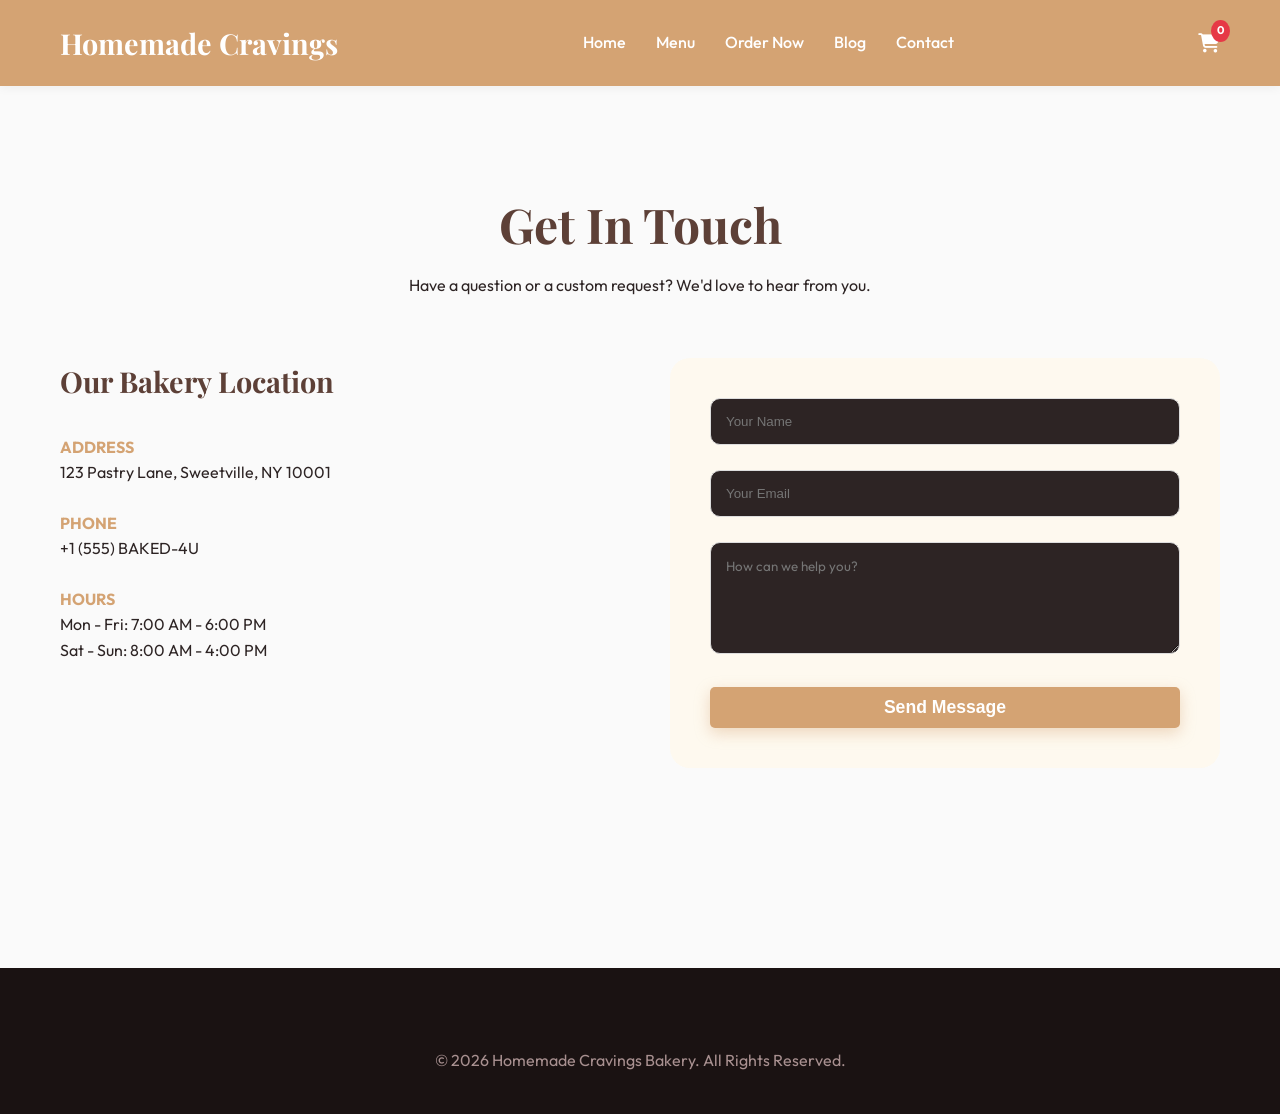
<file: contact.html>
<!DOCTYPE html>
<html lang="en">
<head>
    <meta charset="UTF-8">
    <meta name="viewport" content="width=device-width, initial-scale=1.0">
    <title>Contact Us | Homemade Cravings Bakery</title>
    <link rel="stylesheet" href="style.css">
    <link rel="stylesheet" href="https://cdnjs.cloudflare.com/ajax/libs/font-awesome/6.4.0/css/all.min.css">
</head>
<body>

    <header id="header">
        <div class="container">
            <div class="logo">Homemade Cravings</div>
            <nav>
                <ul>
                    <li><a href="index.html">Home</a></li>
                    <li><a href="menu.html">Menu</a></li>
                    <li><a href="order.html">Order Now</a></li>
                    <li><a href="blog.html">Blog</a></li>
                    <li><a href="contact.html">Contact</a></li>
                </ul>
            </nav>
            <div class="header-actions">
                <div class="cart-icon"><i class="fa-solid fa-cart-shopping"></i><span class="cart-count">0</span></div>
            </div>
        </div>
    </header>

    <section class="section">
        <div class="container">
            <div class="section-title">
                <h2>Get In Touch</h2>
                <p>Have a question or a custom request? We'd love to hear from you.</p>
            </div>

            <div style="display: grid; grid-template-columns: 1fr 1fr; gap: 60px; align-items: start;">
                <div class="contact-info-large">
                    <h3 style="margin-bottom: 30px; font-size: 1.8rem; color: var(--primary);">Our Bakery Location</h3>
                    <div style="margin-bottom: 25px;">
                        <p style="font-weight: 700; color: var(--secondary);">ADDRESS</p>
                        <p>123 Pastry Lane, Sweetville, NY 10001</p>
                    </div>
                    <div style="margin-bottom: 25px;">
                        <p style="font-weight: 700; color: var(--secondary);">PHONE</p>
                        <p>+1 (555) BAKED-4U</p>
                    </div>
                    <div style="margin-bottom: 25px;">
                        <p style="font-weight: 700; color: var(--secondary);">HOURS</p>
                        <p>Mon - Fri: 7:00 AM - 6:00 PM</p>
                        <p>Sat - Sun: 8:00 AM - 4:00 PM</p>
                    </div>
                </div>

                <div style="background: var(--bg-cream); padding: 40px; border-radius: 20px;">
                    <form class="contact-form">
                        <div style="margin-bottom: 15px;">
                            <input type="text" placeholder="Your Name" required style="width: 100%; padding: 15px; border: 1px solid #ddd; border-radius: 10px;">
                        </div>
                        <div style="margin-bottom: 15px;">
                            <input type="email" placeholder="Your Email" required style="width: 100%; padding: 15px; border: 1px solid #ddd; border-radius: 10px;">
                        </div>
                        <div style="margin-bottom: 15px;">
                            <textarea placeholder="How can we help you?" rows="5" style="width: 100%; padding: 15px; border: 1px solid #ddd; border-radius: 10px; font-family: inherit;"></textarea>
                        </div>
                        <button type="submit" class="btn-primary" style="width: 100%; border: none; cursor: pointer;">Send Message</button>
                    </form>
                </div>
            </div>
        </div>
    </section>

    <!-- Footer -->
    <footer id="contact" style="margin-top: 100px;">
        <div class="container">
            <div style="text-align: center; color: #A89090;">
                © 2026 Homemade Cravings Bakery. All Rights Reserved.
            </div>
        </div>
    </footer>

    <script src="script.js"></script>
</body>
</html>
</file>
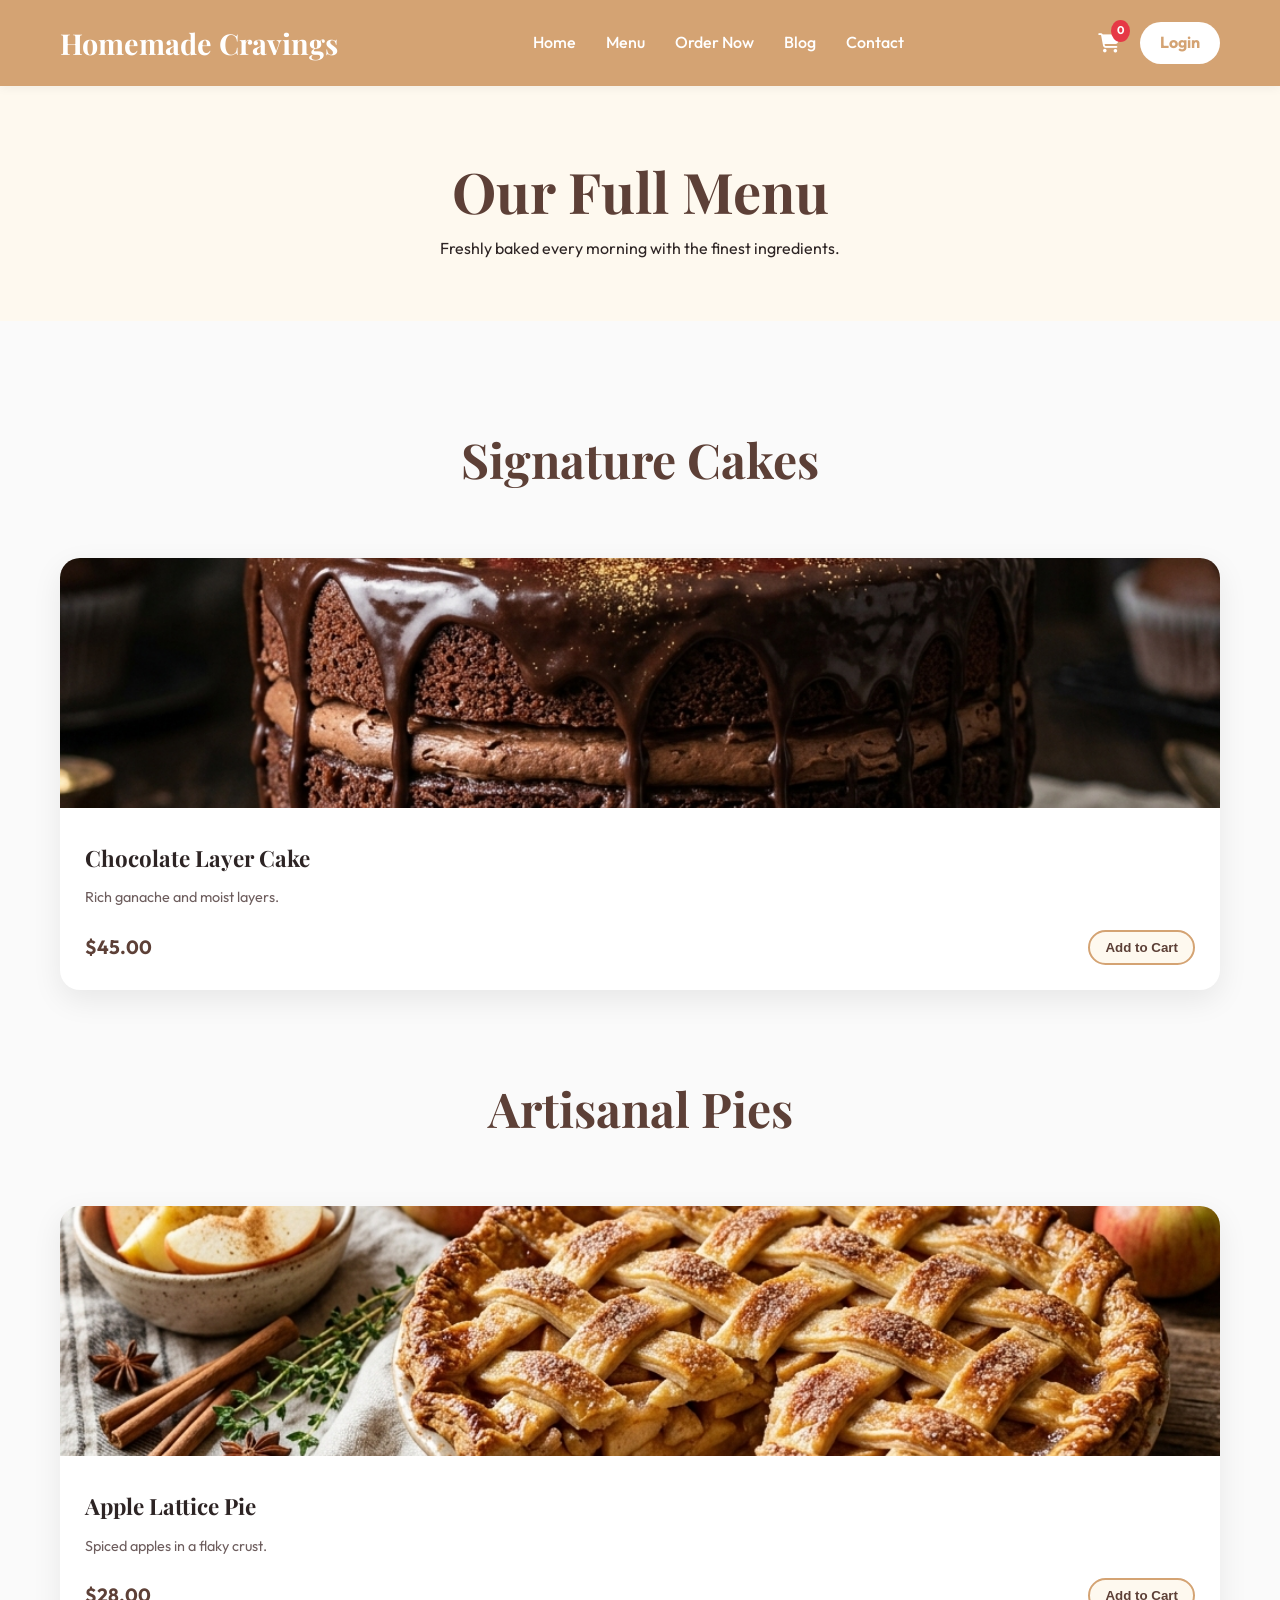
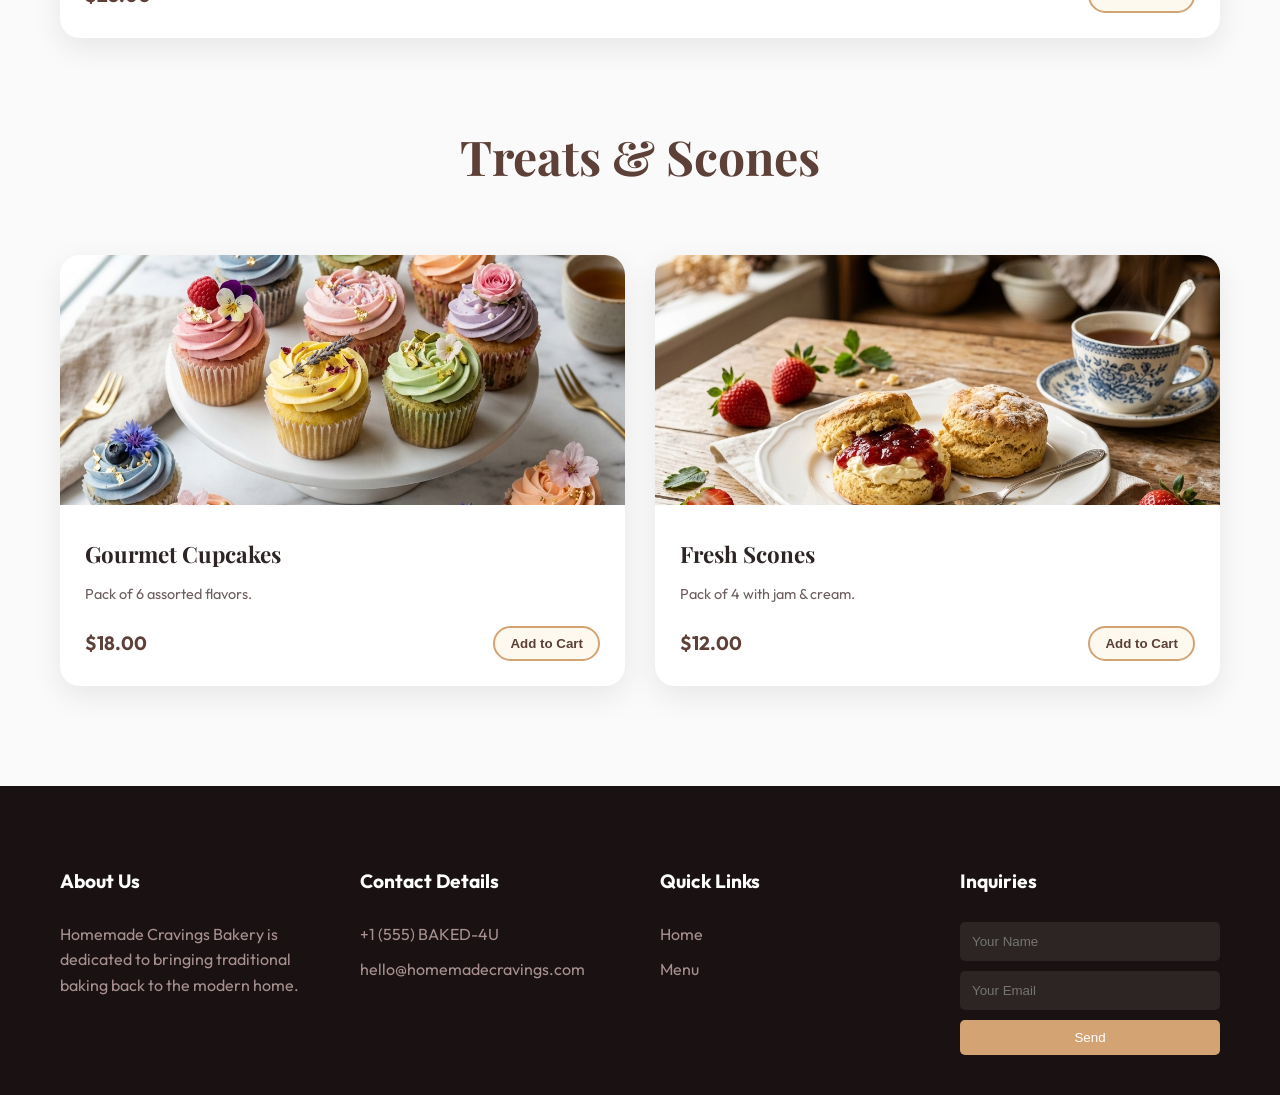
<file: menu.html>
<!DOCTYPE html>
<html lang="en">
<head>
    <meta charset="UTF-8">
    <meta name="viewport" content="width=device-width, initial-scale=1.0">
    <title>Menu | Homemade Cravings Bakery</title>
    <link rel="stylesheet" href="style.css">
    <link rel="stylesheet" href="https://cdnjs.cloudflare.com/ajax/libs/font-awesome/6.4.0/css/all.min.css">
</head>
<body>

    <!-- Header -->
    <header id="header">
        <div class="container">
            <div class="logo">Homemade Cravings</div>
            <nav>
                <ul>
                    <li><a href="index.html">Home</a></li>
                    <li><a href="menu.html">Menu</a></li>
                    <li><a href="order.html">Order Now</a></li>
                    <li><a href="blog.html">Blog</a></li>
                    <li><a href="contact.html">Contact</a></li>
                </ul>
            </nav>
            <div class="header-actions">
                <div class="cart-icon">
                    <i class="fa-solid fa-cart-shopping"></i>
                    <span class="cart-count">0</span>
                </div>
                <a href="#" class="login-btn">Login</a>
            </div>
        </div>
    </header>

    <!-- Page Header -->
    <section class="section" style="background: var(--bg-cream); text-align: center; padding: 60px 0;">
        <div class="container">
            <h1 style="font-size: 3.5rem; color: var(--primary);">Our Full Menu</h1>
            <p>Freshly baked every morning with the finest ingredients.</p>
        </div>
    </section>

    <!-- Menu Sections -->
    <section class="section">
        <div class="container">
            
            <div class="section-title">
                <h2>Signature Cakes</h2>
            </div>
            <div class="product-grid" style="margin-bottom: 80px;">
                <div class="product-card">
                    <img src="cake.png" alt="Signature Chocolate Layer Cake" class="product-image">
                    <div class="product-info">
                        <h3>Chocolate Layer Cake</h3>
                        <p>Rich ganache and moist layers.</p>
                        <div class="product-footer"><span class="price">$45.00</span><button class="add-btn">Add to Cart</button></div>
                    </div>
                </div>
                <!-- Add more cakes if needed -->
            </div>

            <div class="section-title">
                <h2>Artisanal Pies</h2>
            </div>
            <div class="product-grid" style="margin-bottom: 80px;">
                <div class="product-card">
                    <img src="pie.png" alt="Classic Apple Lattice Pie" class="product-image">
                    <div class="product-info">
                        <h3>Apple Lattice Pie</h3>
                        <p>Spiced apples in a flaky crust.</p>
                        <div class="product-footer"><span class="price">$28.00</span><button class="add-btn">Add to Cart</button></div>
                    </div>
                </div>
            </div>

            <div class="section-title">
                <h2>Treats & Scones</h2>
            </div>
            <div class="product-grid">
                <div class="product-card">
                    <img src="cupcakes.png" alt="Gourmet Cupcakes" class="product-image">
                    <div class="product-info">
                        <h3>Gourmet Cupcakes</h3>
                        <p>Pack of 6 assorted flavors.</p>
                        <div class="product-footer"><span class="price">$18.00</span><button class="add-btn">Add to Cart</button></div>
                    </div>
                </div>
                <div class="product-card">
                    <img src="scones.png" alt="Fresh Scones" class="product-image">
                    <div class="product-info">
                        <h3>Fresh Scones</h3>
                        <p>Pack of 4 with jam & cream.</p>
                        <div class="product-footer"><span class="price">$12.00</span><button class="add-btn">Add to Cart</button></div>
                    </div>
                </div>
            </div>

        </div>
    </section>

    <!-- Footer -->
    <footer id="contact">
        <div class="container">
            <div class="footer-grid">
                <div class="footer-col">
                    <h4>About Us</h4>
                    <p>Homemade Cravings Bakery is dedicated to bringing traditional baking back to the modern home.</p>
                </div>
                <div class="footer-col">
                    <h4>Contact Details</h4>
                    <p>+1 (555) BAKED-4U</p>
                    <p>hello@homemadecravings.com</p>
                </div>
                <div class="footer-col">
                    <h4>Quick Links</h4>
                    <ul>
                        <li><a href="index.html">Home</a></li>
                        <li><a href="menu.html">Menu</a></li>
                    </ul>
                </div>
                <div class="footer-col">
                    <h4>Inquiries</h4>
                    <form class="contact-form">
                        <input type="text" placeholder="Your Name" required>
                        <input type="email" placeholder="Your Email" required>
                        <button type="submit">Send</button>
                    </form>
                </div>
            </div>
        </div>
    </footer>

    <script src="script.js"></script>
</body>
</html>
</file>
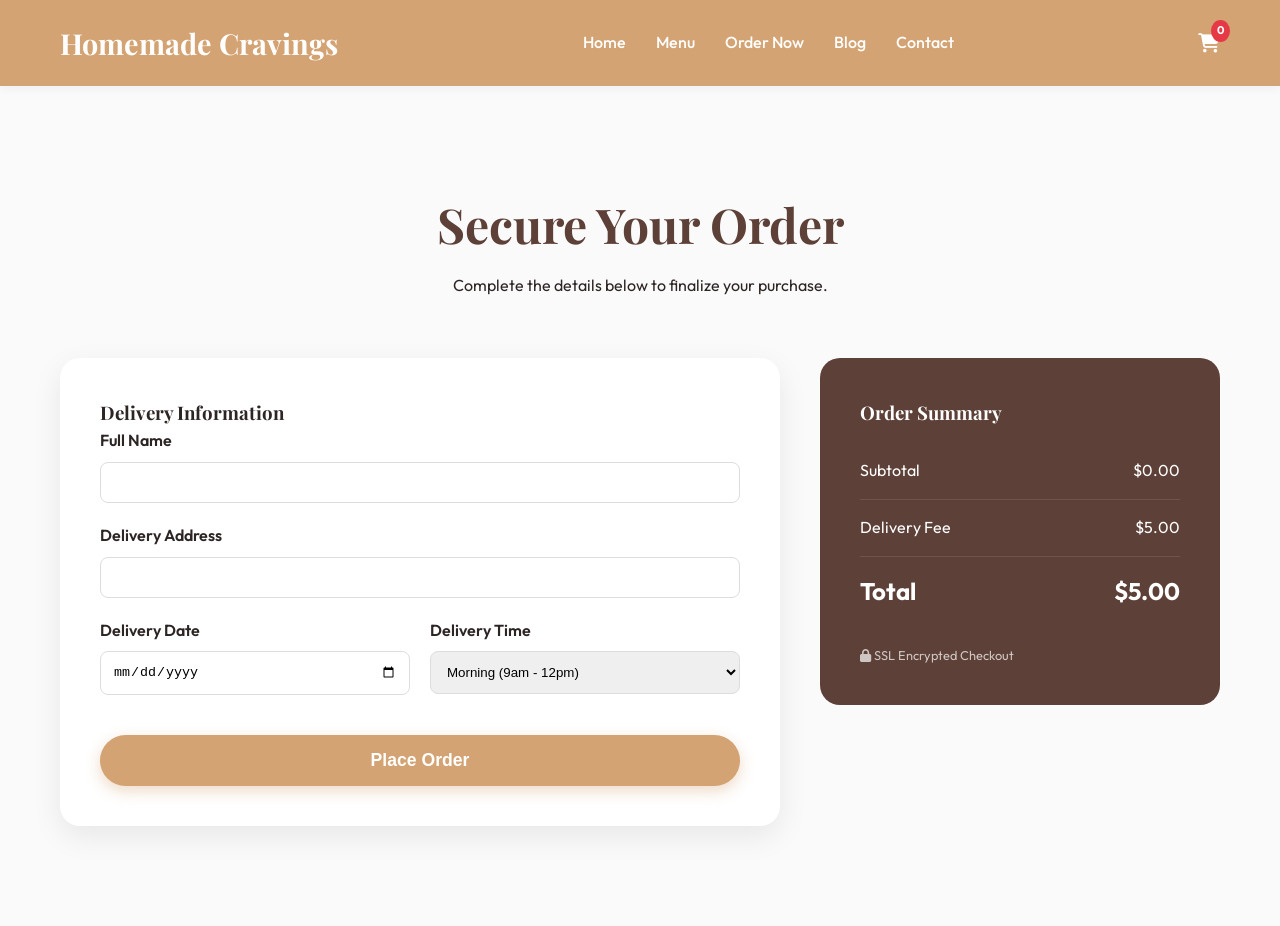
<file: order.html>
<!DOCTYPE html>
<html lang="en">
<head>
    <meta charset="UTF-8">
    <meta name="viewport" content="width=device-width, initial-scale=1.0">
    <title>Order Now | Homemade Cravings Bakery</title>
    <link rel="stylesheet" href="style.css">
    <link rel="stylesheet" href="https://cdnjs.cloudflare.com/ajax/libs/font-awesome/6.4.0/css/all.min.css">
    <style>
        .order-container {
            display: grid;
            grid-template-columns: 1fr 400px;
            gap: 40px;
        }
        .order-form-box {
            background: white;
            padding: 40px;
            border-radius: 20px;
            box-shadow: var(--shadow);
        }
        .form-group { margin-bottom: 20px; }
        .form-group label { display: block; margin-bottom: 8px; font-weight: 600; }
        .form-group input, .form-group select { 
            width: 100%; padding: 12px; border: 1px solid #ddd; border-radius: 8px; 
        }
        .cart-summary {
            background: var(--primary);
            color: white;
            padding: 40px;
            border-radius: 20px;
            height: fit-content;
        }
        .summary-item {
            display: flex;
            justify-content: space-between;
            margin-bottom: 15px;
            padding-bottom: 15px;
            border-bottom: 1px solid rgba(255,255,255,0.1);
        }
    </style>
</head>
<body>

    <header id="header">
        <div class="container">
            <div class="logo">Homemade Cravings</div>
            <nav>
                <ul>
                    <li><a href="index.html">Home</a></li>
                    <li><a href="menu.html">Menu</a></li>
                    <li><a href="order.html">Order Now</a></li>
                    <li><a href="blog.html">Blog</a></li>
                    <li><a href="contact.html">Contact</a></li>
                </ul>
            </nav>
            <div class="header-actions">
                <div class="cart-icon"><i class="fa-solid fa-cart-shopping"></i><span class="cart-count">0</span></div>
            </div>
        </div>
    </header>

    <section class="section">
        <div class="container">
            <div class="section-title">
                <h2>Secure Your Order</h2>
                <p>Complete the details below to finalize your purchase.</p>
            </div>

            <div class="order-container">
                <div class="order-form-box">
                    <h3>Delivery Information</h3>
                    <form id="main-order-form">
                        <div class="form-group">
                            <label>Full Name</label>
                            <input type="text" required>
                        </div>
                        <div class="form-group">
                            <label>Delivery Address</label>
                            <input type="text" required>
                        </div>
                        <div class="form-group" style="display: grid; grid-template-columns: 1fr 1fr; gap: 20px;">
                            <div>
                                <label>Delivery Date</label>
                                <input type="date" required>
                            </div>
                            <div>
                                <label>Delivery Time</label>
                                <select>
                                    <option>Morning (9am - 12pm)</option>
                                    <option>Afternoon (12pm - 4pm)</option>
                                    <option>Evening (4pm - 7pm)</option>
                                </select>
                            </div>
                        </div>
                        <button type="submit" class="btn-primary" style="width: 100%; border: none; cursor: pointer; margin-top: 20px;">Place Order</button>
                    </form>
                </div>

                <div class="cart-summary">
                    <h3>Order Summary</h3>
                    <div style="margin-top: 30px;">
                        <div class="summary-item">
                            <span>Subtotal</span>
                            <span>$0.00</span>
                        </div>
                        <div class="summary-item">
                            <span>Delivery Fee</span>
                            <span>$5.00</span>
                        </div>
                        <div class="summary-item" style="border: none; font-size: 1.5rem; font-weight: 700;">
                            <span>Total</span>
                            <span>$5.00</span>
                        </div>
                    </div>
                    <p style="font-size: 0.8rem; opacity: 0.7; margin-top: 20px;">
                        <i class="fa-solid fa-lock"></i> SSL Encrypted Checkout
                    </p>
                </div>
            </div>
        </div>
    </section>

    <script src="script.js"></script>
</body>
</html>
</file>
<file: style.css>
@import url('https://fonts.googleapis.com/css2?family=Outfit:wght@300;400;600;700&family=Playfair+Display:ital,wght@0,400;0,700;1,400&display=swap');

:root {
    --primary: #5D4037; /* Deep Chocolate */
    --secondary: #D4A373; /* Golden Honey */
    --accent: #E63946; /* Berry Red */
    --bg-warm: #FAFAFA;
    --bg-cream: #FEF9EF;
    --text-dark: #2D2424;
    --text-light: #6D5D5D;
    --white: #FFFFFF;
    --shadow: 0 10px 30px rgba(0, 0, 0, 0.08);
    --transition: all 0.3s ease;
}

* {
    margin: 0;
    padding: 0;
    box-sizing: border-box;
}

body {
    font-family: 'Outfit', sans-serif;
    background-color: var(--bg-warm);
    color: var(--text-dark);
    line-height: 1.6;
    overflow-x: hidden;
}

h1, h2, h3, .logo {
    font-family: 'Playfair Display', serif;
}

a {
    text-decoration: none;
    color: inherit;
    transition: var(--transition);
}

ul {
    list-style: none;
}

.container {
    max-width: 1200px;
    margin: 0 auto;
    padding: 0 20px;
}

/* Header */
header {
    background: var(--accent); /* Berry Red */
    padding: 20px 0;
    position: sticky;
    top: 0;
    z-index: 1000;
    box-shadow: 0 2px 10px rgba(0,0,0,0.05);
}

header .container {
    display: flex;
    justify-content: space-between;
    align-items: center;
}

.logo {
    font-size: 1.8rem;
    font-weight: 700;
    color: var(--white);
}

nav ul {
    display: flex;
    gap: 30px;
}

nav ul li a {
    color: var(--white);
    font-weight: 500;
}

nav ul li a:hover {
    color: var(--primary);
}

.header-actions {
    display: flex;
    align-items: center;
    gap: 20px;
}

.cart-icon {
    position: relative;
    font-size: 1.2rem;
    cursor: pointer;
    color: var(--white);
}

.cart-count {
    position: absolute;
    top: -8px;
    right: -10px;
    background: var(--accent);
    color: var(--white);
    font-size: 0.7rem;
    padding: 2px 6px;
    border-radius: 50%;
    font-weight: bold;
}

.login-btn {
    background: var(--white);
    color: var(--secondary);
    padding: 8px 20px;
    border-radius: 50px;
    font-weight: 700;
}

.login-btn:hover {
    background: var(--primary);
    color: var(--white);
}

/* Hero Section */
.hero {
    position: relative;
    height: 85vh;
    display: flex;
    align-items: center;
    justify-content: center;
    text-align: center;
    background: url('hero.png') no-repeat center center/cover;
    color: var(--white);
}

.hero::before {
    content: '';
    position: absolute;
    top: 0;
    left: 0;
    width: 100%;
    height: 100%;
    background: rgba(0, 0, 0, 0.4);
}

.hero-content {
    position: relative;
    max-width: 800px;
    margin: 0 auto;
    z-index: 1;
}

.hero-content h1 {
    font-size: 4.5rem;
    margin-bottom: 20px;
    line-height: 1.1;
}

.hero-content p {
    font-size: 1.3rem;
    margin-bottom: 40px;
    color: var(--white);
    opacity: 1;
}

.btn-primary {
    display: inline-block;
    padding: 15px 40px;
    background: var(--secondary);
    color: var(--white);
    border-radius: 50px;
    font-weight: 700;
    font-size: 1.1rem;
    box-shadow: 0 5px 15px rgba(212, 163, 115, 0.4);
}

.btn-primary:hover {
    transform: translateY(-3px);
    box-shadow: 0 8px 20px rgba(212, 163, 115, 0.6);
}

/* Featured Products */
.section {
    padding: 100px 0;
}

.section-title {
    text-align: center;
    margin-bottom: 60px;
}

.section-title h2 {
    font-size: 3rem;
    color: var(--primary);
    margin-bottom: 10px;
}

.product-grid {
    display: grid;
    grid-template-columns: repeat(auto-fit, minmax(250px, 1fr));
    gap: 30px;
}

.product-card {
    background: var(--white);
    border-radius: 20px;
    overflow: hidden;
    box-shadow: var(--shadow);
    transition: var(--transition);
}

.product-card:hover {
    transform: translateY(-10px);
}

.product-image {
    width: 100%;
    height: 250px;
    object-fit: cover;
}

.product-info {
    padding: 25px;
}

.product-info h3 {
    font-size: 1.4rem;
    margin-bottom: 10px;
}

.product-info p {
    color: var(--text-light);
    font-size: 0.9rem;
    margin-bottom: 20px;
}

.product-footer {
    display: flex;
    justify-content: space-between;
    align-items: center;
}

.price {
    font-weight: 700;
    font-size: 1.2rem;
    color: var(--primary);
}

.add-btn {
    background: var(--bg-cream);
    color: var(--primary);
    border: 2px solid var(--secondary);
    padding: 8px 15px;
    border-radius: 50px;
    font-weight: 600;
    cursor: pointer;
    transition: var(--transition);
}

.add-btn:hover {
    background: var(--secondary);
    color: var(--white);
}

/* Blog Section */
.bg-cream {
    background-color: var(--bg-cream);
}

.blog-grid {
    display: grid;
    grid-template-columns: repeat(auto-fit, minmax(400px, 1fr));
    gap: 40px;
}

.blog-card {
    display: flex;
    background: var(--white);
    border-radius: 20px;
    overflow: hidden;
    box-shadow: var(--shadow);
}

.blog-img {
    width: 40%;
    object-fit: cover;
}

.blog-content {
    padding: 30px;
    width: 60%;
}

.blog-content h3 {
    font-size: 1.5rem;
    margin-bottom: 15px;
}

.read-more {
    color: var(--secondary);
    font-weight: 600;
}

/* Secure Ordering */
.secure-section {
    background: var(--primary);
    color: var(--white);
    text-align: center;
    padding: 60px 0;
}

.payment-icons {
    display: flex;
    justify-content: center;
    gap: 30px;
    margin-top: 30px;
    font-size: 2.5rem;
    opacity: 0.8;
}

/* Footer */
footer {
    background: #1A1212;
    color: #A89090;
    padding: 80px 0 40px;
}

.footer-grid {
    display: grid;
    grid-template-columns: repeat(auto-fit, minmax(200px, 1fr));
    gap: 40px;
}

.footer-col h4 {
    color: var(--white);
    margin-bottom: 25px;
    font-size: 1.2rem;
}

.footer-col p, .footer-col li {
    margin-bottom: 10px;
}

.social-links {
    display: flex;
    gap: 15px;
    margin-top: 20px;
}

.social-links a {
    font-size: 1.5rem;
}

.contact-form input, .contact-form textarea {
    width: 100%;
    padding: 12px;
    margin-bottom: 10px;
    background: #2D2424;
    border: none;
    border-radius: 5px;
    color: var(--white);
}

.contact-form button {
    background: var(--secondary);
    color: var(--white);
    border: none;
    padding: 10px 20px;
    border-radius: 5px;
    cursor: pointer;
    width: 100%;
}

@media (max-width: 768px) {
    .hero-content h1 {
        font-size: 2.5rem;
    }
    nav {
        display: none;
    }
    .blog-card {
        flex-direction: column;
    }
    .blog-img {
        width: 100%;
        height: 200px;
    }
    .blog-content {
        width: 100%;
    }
}
</file>
